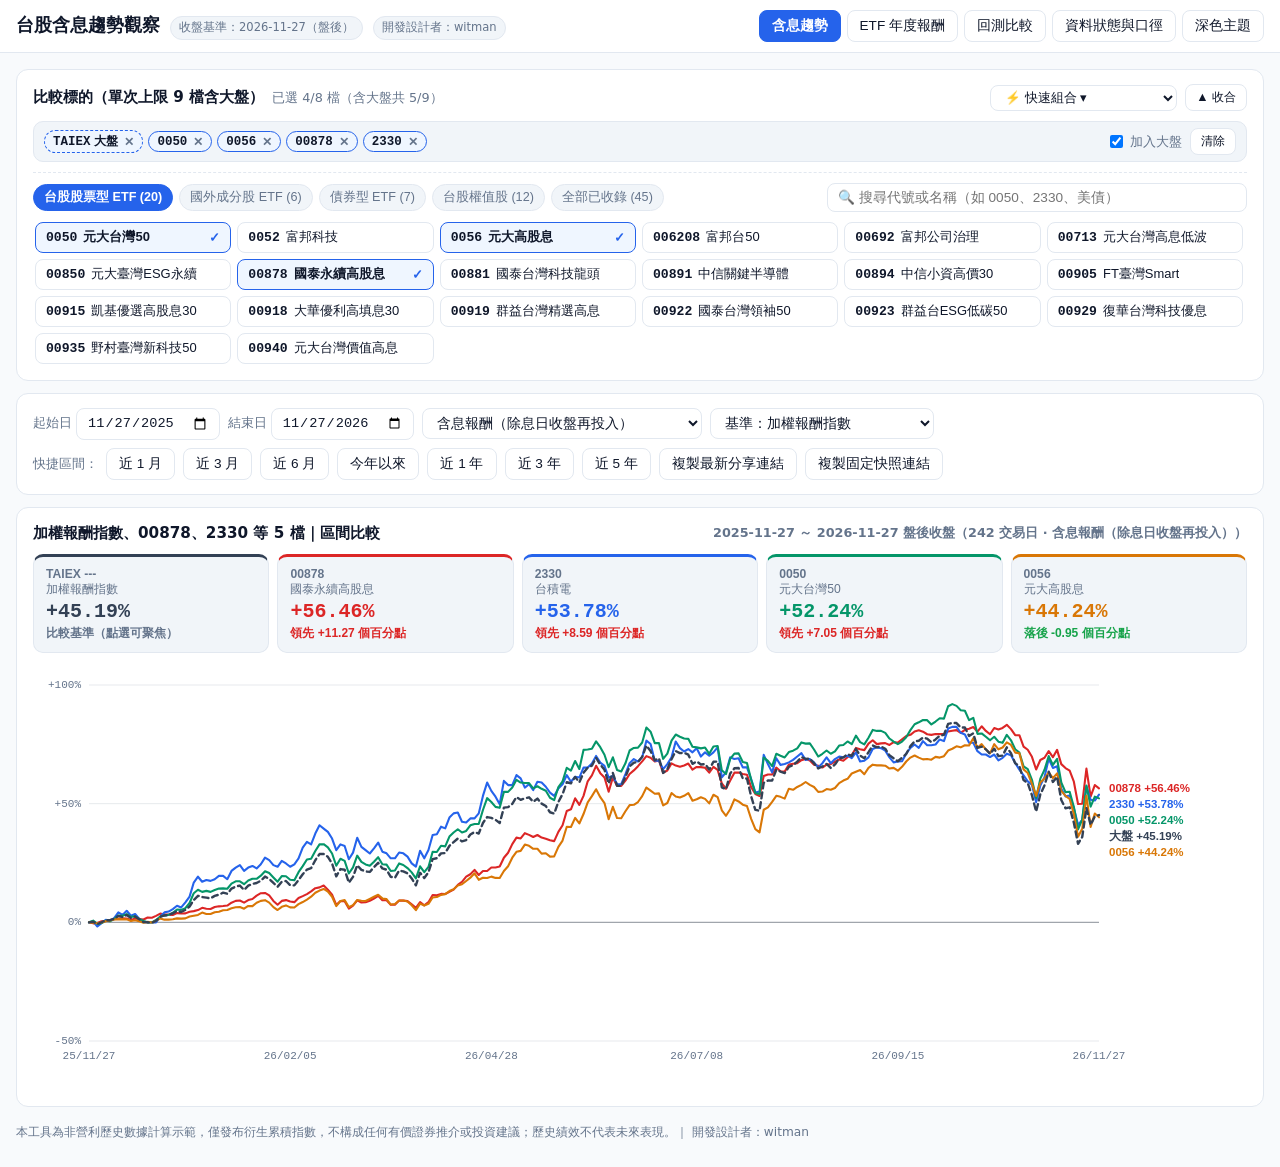
<file: web/index.html>
<!doctype html>
<html lang="zh-Hant" data-theme="light">
<head>
  <meta charset="utf-8">
  <meta name="viewport" content="width=device-width, initial-scale=1">
  <title>台股與 ETF 含息報酬趨勢觀察（Phase 1 試跑版）</title>
  <link rel="stylesheet" href="./styles.css">
</head>
<body>
  <header class="topbar">
    <div class="topbar-inner">
      <div class="brand">
        <h1>台股含息趨勢觀察</h1>
        <span id="data-date-badge" class="badge">資料載入中…</span>
        <span class="badge">開發設計者：witman</span>
      </div>
      <nav class="nav" aria-label="主導覽">
        <button class="btn active" data-tab="trend" type="button">含息趨勢</button>
        <button class="btn" data-tab="etf" type="button">ETF 年度報酬</button>
        <button class="btn" data-tab="backtest" type="button">回測比較</button>
        <button class="btn" data-tab="status" type="button">資料狀態與口徑</button>
        <button id="theme-toggle" class="btn" type="button">深色主題</button>
      </nav>
    </div>
  </header>

  <main class="container">
    <div id="snapshot-banner" class="notice hidden"></div>

    <!-- Tab 1: Return Trend (Option 1: Compact Preset Dropdown + Single-Line Selected Bar + Unified Category Grid) -->
    <section id="tab-trend">
      <div class="panel">
        <div class="panel-title">
          <span class="row">
            <span>比較標的（單次上限 9 檔含大盤）</span>
            <span id="selected-counter" class="muted" style="font-weight:400"></span>
          </span>
          <span class="row">
            <select id="preset-select" class="select select-sm" aria-label="快速套用預設組合">
              <option value="">⚡ 快速組合 ▾</option>
            </select>
            <button id="btn-toggle-drawer" class="btn btn-sm" type="button" aria-expanded="true">▲ 收合</button>
          </span>
        </div>

        <!-- Single-Line Compact Selected Chips Bar + Market Toggle + Clear -->
        <div class="selected-bar selected-bar-inline">
          <div id="selected-chips" class="chips-list"></div>
          <div class="row selected-bar-actions">
            <label class="row muted" style="gap:4px">
              <input id="include-market" type="checkbox" checked> 加入大盤
            </label>
            <button id="btn-clear" class="btn btn-sm" type="button">清除</button>
          </div>
        </div>

        <!-- Unified Category Tabs + Search + Compact Fixed-Height Card Grid -->
        <div id="category-drawer" class="category-drawer">
          <div class="drawer-toolbar">
            <div id="drawer-cat-tabs" class="cat-tabs"></div>
            <div class="search-wrap">
              <input id="ticker-search" class="input search-input" type="search" placeholder="🔍 搜尋代號或名稱（如 0050、2330、美債）" maxlength="30" autocomplete="off">
              <div id="search-dropdown" class="search-dropdown hidden"></div>
            </div>
          </div>
          <div id="ticker-grid" class="ticker-grid-compact"></div>
        </div>
      </div>

      <div class="panel" style="margin-top:12px">
        <div class="row">
          <label class="muted">起始日 <input id="start-date" class="input" type="date"></label>
          <label class="muted">結束日 <input id="end-date" class="input" type="date"></label>
          <select id="calc-mode" class="select">
            <option value="total_return">含息報酬（除息日收盤再投入）</option>
            <option value="price_only">純價差報酬（已調分割／配股／減資）</option>
          </select>
          <select id="benchmark-select" class="select"></select>
        </div>
        <div class="row" style="margin-top:8px">
          <span class="muted">快捷區間：</span>
          <button class="btn" data-range="1m" type="button">近 1 月</button>
          <button class="btn" data-range="3m" type="button">近 3 月</button>
          <button class="btn" data-range="6m" type="button">近 6 月</button>
          <button class="btn" data-range="ytd" type="button">今年以來</button>
          <button class="btn" data-range="1y" type="button">近 1 年</button>
          <button class="btn" data-range="3y" type="button">近 3 年</button>
          <button class="btn" data-range="5y" type="button">近 5 年</button>
          <button id="btn-share-latest" class="btn" type="button">複製最新分享連結</button>
          <button id="btn-share-snap" class="btn" type="button">複製固定快照連結</button>
        </div>
      </div>

      <div class="panel" style="margin-top:12px">
        <div class="panel-title">
          <span id="result-heading">區間累積報酬比較</span>
          <span class="row">
            <span id="result-meta" class="muted"></span>
            <button id="btn-reset-focus" class="btn hidden" type="button">顯示全部曲線</button>
          </span>
        </div>
        <div id="cards-grid" class="cards-grid"></div>
        <div id="chart-banners" class="banner-stack"></div>
        <div class="chart-wrap">
          <canvas id="trend-canvas"></canvas>
          <div id="chart-tooltip" class="tooltip" hidden></div>
        </div>
        <div id="halt-note" class="notice hidden" style="margin-top:10px"></div>
        <div id="excluded-box" style="margin-top:10px"></div>
      </div>
    </section>

    <!-- Tab 2: ETF Calendar Returns -->
    <section id="tab-etf" class="hidden">
      <div class="panel">
        <div class="panel-title">
          <span class="row">
            <span>ETF 曆年度與滾動含息報酬</span>
            <span id="etf-asof-badge" class="muted" style="font-weight:400"></span>
          </span>
          <span class="row">
            <select id="etf-cat-filter" class="select">
              <option value="all">全部 ETF</option>
              <option value="tw_equity">台股股票型</option>
              <option value="foreign_equity">國外成分股</option>
              <option value="bond">債券型</option>
            </select>
            <select id="etf-sort" class="select">
              <option value="1y" selected>近 1 年含息降冪（預設）</option>
              <option value="ytd">今年以來含息降冪</option>
              <option value="wins">勝大盤次數降冪</option>
              <option value="ticker">代號升冪</option>
            </select>
          </span>
        </div>
        <div id="survivorship-notice" class="notice" style="margin-bottom:10px"></div>
        <div id="category-median-bar" class="muted" style="margin-bottom:8px"></div>
        <div class="table-wrap">
          <table id="etf-table"></table>
        </div>
      </div>
    </section>

    <!-- Tab 3: Multi-Ticker Backtest Comparison -->
    <section id="tab-backtest" class="hidden">
      <div class="panel">
        <div class="panel-title">
          <span class="row">
            <span>回測比較標的（獨立選股，可全選多檔排名比較）</span>
            <span id="bt-selected-counter" class="muted"></span>
          </span>
          <span class="row">
            <select id="bt-preset-select" class="select select-sm" aria-label="快速套用回測組合">
              <option value="">⚡ 快速組合 ▾</option>
            </select>
            <button id="bt-select-cat" class="btn btn-sm" type="button">+ 全選本分類</button>
            <button id="bt-sync-trend" class="btn btn-sm" type="button">同步趨勢頁標的</button>
            <button id="bt-toggle-picker" class="btn btn-sm" type="button" aria-expanded="true">▲ 收合選股</button>
          </span>
        </div>

        <div class="selected-bar selected-bar-inline">
          <div id="bt-selected-chips" class="chips-list"></div>
          <div class="row selected-bar-actions">
            <button id="bt-clear" class="btn btn-sm" type="button">清除</button>
          </div>
        </div>

        <div id="bt-picker-drawer" class="category-drawer">
          <div id="bt-cat-tabs" class="cat-tabs"></div>
          <div id="bt-ticker-grid" class="ticker-grid-compact"></div>
        </div>
      </div>

      <div class="panel bt-gap">
        <div class="row">
          <label class="muted">投資方式
            <select id="bt-strategy" class="select">
              <option value="dca" selected>每月固定三次（5、15、25 日）</option>
              <option value="lump">單筆投入</option>
            </select>
          </label>
          <label class="muted">
            <span id="bt-amount-label">每次投入 NT$</span>
            <input id="bt-amount" class="input bt-amount-input" type="number" value="10000" min="1000" step="1000">
            <span id="bt-amount-hint" class="muted">（每月合計 $30,000）</span>
          </label>
          <label class="muted">股息處理
            <select id="bt-drip" class="select">
              <option value="drip" selected>股息再投入（除息日收盤）</option>
              <option value="cash">股息領現金</option>
            </select>
          </label>
        </div>
        <div class="row bt-row-gap">
          <label class="muted">起始日 <input id="bt-start" class="input" type="date"></label>
          <label class="muted">結束日 <input id="bt-end" class="input" type="date"></label>
          <span class="muted">快捷期間：</span>
          <button class="btn" data-bt-range="1y" type="button">近 1 年</button>
          <button class="btn active" data-bt-range="3y" type="button">近 3 年</button>
          <button class="btn" data-bt-range="5y" type="button">近 5 年</button>
        </div>
      </div>

      <div class="panel bt-gap">
        <div class="panel-title">
          <span class="row">
            <span id="bt-heading">比較結果</span>
            <span id="bt-meta" class="muted"></span>
          </span>
          <select id="bt-sort" class="select select-sm" aria-label="回測排序方式">
            <option value="roi" selected>總報酬率降冪（預設）</option>
            <option value="final">期末總值降冪</option>
            <option value="ann">年化報酬降冪</option>
            <option value="div">配息金額降冪</option>
          </select>
        </div>

        <div class="table-wrap">
          <table id="bt-table"></table>
        </div>

        <div id="bt-diff-section" class="bt-diff-box hidden"></div>
        <div id="bt-failed-box" class="bt-failed-box"></div>
        <div class="muted bt-footnote">
          註：本頁採「除息日收盤理論再投入／領現」口徑（與含息趨勢、ETF 年度報酬一致）；定期定額固定每月 5、15、25 日扣款（遇休市順延至次一交易日，最長 14 天），大盤指數不可買賣故不列入回測；年化報酬（單筆 CAGR／定額 XIRR）持有未滿 1 年或無唯一解時顯示「—」；未扣除手續費、交易稅與所得稅，歷史績效不代表未來表現。
        </div>
      </div>
    </section>

    <!-- Tab 4: Status & Methodology -->
    <section id="tab-status" class="hidden">
      <div class="panel">
        <div class="panel-title"><span>資料狀態、來源顯名與計算口徑</span></div>
        <div id="status-body"></div>
      </div>
    </section>
  </main>

  <footer class="footer">
    <div>本工具為非營利歷史數據計算示範，僅發布衍生累積指數，不構成任何有價證券推介或投資建議；歷史績效不代表未來表現。｜ 開發設計者：witman</div>
  </footer>

  <script type="module" src="./js/app.js"></script>
</body>
</html>
</file>
<file: web/styles.css>
:root {
  --bg: #f8fafc;
  --surface: #ffffff;
  --surface-alt: #f1f5f9;
  --border: #e2e8f0;
  --text: #0f172a;
  --muted: #64748b;
  --accent: #2563eb;
  --accent-soft: #eff6ff;
  --profit: #dc2626;
  --loss: #16a34a;
  --warn-bg: #fffbeb;
  --warn-text: #92400e;
  --warn-border: #fde68a;
  --radius: 12px;
}

[data-theme="dark"] {
  --bg: #0b1120;
  --surface: #111827;
  --surface-alt: #1e293b;
  --border: #334155;
  --text: #f8fafc;
  --muted: #94a3b8;
  --accent: #38bdf8;
  --accent-soft: rgba(56, 189, 248, 0.14);
  --profit: #f87171;
  --loss: #4ade80;
  --warn-bg: rgba(245, 158, 11, 0.12);
  --warn-text: #fcd34d;
  --warn-border: rgba(245, 158, 11, 0.35);
}

* { box-sizing: border-box; }
body {
  margin: 0;
  font-family: system-ui, -apple-system, "PingFang TC", "Microsoft JhengHei", sans-serif;
  background: var(--bg);
  color: var(--text);
  line-height: 1.5;
}

.topbar {
  position: sticky;
  top: 0;
  z-index: 20;
  background: var(--surface);
  border-bottom: 1px solid var(--border);
  padding: 10px 16px;
}
.topbar-inner {
  max-width: 1480px;
  margin: 0 auto;
  display: flex;
  flex-wrap: wrap;
  align-items: center;
  justify-content: space-between;
  gap: 10px;
}
.brand {
  display: flex;
  align-items: baseline;
  gap: 10px;
}
.brand h1 {
  margin: 0;
  font-size: 1.1rem;
  font-weight: 800;
}
.badge {
  font-size: 0.72rem;
  padding: 2px 8px;
  border-radius: 999px;
  background: var(--surface-alt);
  color: var(--muted);
  border: 1px solid var(--border);
}
.nav {
  display: flex;
  flex-wrap: wrap;
  gap: 6px;
  align-items: center;
}
.btn {
  appearance: none;
  border: 1px solid var(--border);
  background: var(--surface);
  color: var(--text);
  padding: 6px 12px;
  border-radius: 8px;
  font-size: 0.85rem;
  cursor: pointer;
  white-space: nowrap;
}
.btn:hover { background: var(--surface-alt); }
.btn.active, .btn.primary {
  background: var(--accent);
  border-color: var(--accent);
  color: #ffffff;
  font-weight: 600;
}
[data-theme="dark"] .btn.active, [data-theme="dark"] .btn.primary {
  color: #0b1120;
}

.container {
  max-width: 1480px;
  margin: 0 auto;
  padding: 16px;
  display: flex;
  flex-direction: column;
  gap: 14px;
}
.panel {
  background: var(--surface);
  border: 1px solid var(--border);
  border-radius: var(--radius);
  padding: 14px 16px;
}
.panel-title {
  margin: 0 0 10px;
  font-size: 0.95rem;
  font-weight: 700;
  display: flex;
  flex-wrap: wrap;
  align-items: center;
  justify-content: space-between;
  gap: 8px;
}

.row {
  display: flex;
  flex-wrap: wrap;
  gap: 8px;
  align-items: center;
}
.input, .select {
  border: 1px solid var(--border);
  background: var(--surface);
  color: var(--text);
  padding: 6px 10px;
  border-radius: 8px;
  font-size: 0.85rem;
}

/* Option 1: Single-Line Compact Selected Chips Bar */
.selected-bar {
  background: var(--surface-alt);
  border: 1px solid var(--border);
  border-radius: 10px;
  padding: 6px 10px;
}
.selected-bar-inline {
  display: flex;
  flex-wrap: wrap;
  align-items: center;
  justify-content: space-between;
  gap: 8px;
}
.selected-bar-actions {
  flex-shrink: 0;
  gap: 8px;
}
.select-sm {
  padding: 4px 10px;
  font-size: 0.79rem;
}
.chips-list {
  display: flex;
  flex-wrap: wrap;
  gap: 5px;
  align-items: center;
  min-width: 0;
}
.sel-pill {
  display: inline-flex;
  align-items: center;
  gap: 4px;
  padding: 2px 8px;
  border-radius: 999px;
  border: 1px solid var(--accent);
  background: var(--accent-soft);
  color: var(--text);
  font-size: 0.78rem;
  font-weight: 600;
  cursor: pointer;
}
.sel-pill code {
  font-family: ui-monospace, monospace;
  font-weight: 700;
}
.sel-pill .pill-x {
  color: var(--muted);
  font-weight: 700;
  margin-left: 2px;
}
.sel-pill:hover {
  opacity: 0.86;
}
.sel-pill.market-pill {
  border-style: dashed;
}

/* Search Dropdown */
.search-wrap {
  position: relative;
  flex: 1 1 260px;
  max-width: 420px;
}
.search-input {
  width: 100%;
}
.search-dropdown {
  position: absolute;
  top: calc(100% + 4px);
  left: 0;
  right: 0;
  z-index: 35;
  background: var(--surface);
  border: 1px solid var(--border);
  border-radius: 10px;
  box-shadow: 0 12px 28px rgba(15, 23, 42, 0.18);
  max-height: 260px;
  overflow-y: auto;
  padding: 4px;
}
.search-item {
  width: 100%;
  display: flex;
  align-items: center;
  justify-content: space-between;
  gap: 8px;
  padding: 7px 10px;
  border: none;
  background: transparent;
  color: var(--text);
  border-radius: 7px;
  cursor: pointer;
  text-align: left;
  font-size: 0.83rem;
}
.search-item:hover {
  background: var(--surface-alt);
}
.search-item.selected {
  background: var(--accent-soft);
}

/* Layout B+: Visible Category Tabs + Fixed-Height Compact Card Grid */
.btn-sm {
  padding: 4px 10px;
  font-size: 0.78rem;
}
.category-drawer {
  margin-top: 10px;
  padding-top: 10px;
  border-top: 1px dashed var(--border);
}
.drawer-toolbar {
  display: flex;
  flex-wrap: wrap;
  align-items: center;
  justify-content: space-between;
  gap: 8px;
  margin-bottom: 8px;
}
.cat-tabs {
  display: flex;
  flex-wrap: wrap;
  gap: 6px;
}
.cat-tab {
  appearance: none;
  border: 1px solid var(--border);
  background: var(--surface-alt);
  color: var(--muted);
  padding: 4px 10px;
  border-radius: 999px;
  font-size: 0.79rem;
  cursor: pointer;
}
.cat-tab.active {
  background: var(--accent);
  border-color: var(--accent);
  color: #ffffff;
  font-weight: 600;
}
[data-theme="dark"] .cat-tab.active {
  color: #0b1120;
}
.ticker-grid-compact {
  display: grid;
  grid-template-columns: repeat(auto-fill, minmax(176px, 1fr));
  gap: 6px;
  max-height: 164px;
  overflow-y: auto;
  padding: 2px 4px 2px 2px;
}
.ticker-chip {
  display: flex;
  align-items: center;
  justify-content: space-between;
  gap: 6px;
  padding: 6px 10px;
  border-radius: 8px;
  border: 1px solid var(--border);
  background: var(--surface);
  color: var(--text);
  cursor: pointer;
  font-size: 0.81rem;
  text-align: left;
  min-width: 0;
}
.ticker-chip:hover {
  background: var(--surface-alt);
}
.ticker-chip.selected {
  border-color: var(--accent);
  background: var(--accent-soft);
  font-weight: 600;
}
.ticker-chip .tc-main {
  display: flex;
  align-items: baseline;
  gap: 6px;
  min-width: 0;
  overflow: hidden;
}
.ticker-chip strong {
  font-family: ui-monospace, monospace;
  font-size: 0.82rem;
  flex-shrink: 0;
}
.ticker-chip .tc-name {
  overflow: hidden;
  text-overflow: ellipsis;
  white-space: nowrap;
}
.ticker-chip .tc-check {
  color: var(--accent);
  font-weight: 700;
  flex-shrink: 0;
}

/* Prominent Top Action Banners (above chart) */
.banner-stack {
  display: flex;
  flex-direction: column;
  gap: 8px;
  margin-bottom: 10px;
}
.banner-stack:empty {
  display: none;
}
.banner {
  display: flex;
  flex-wrap: wrap;
  align-items: center;
  justify-content: space-between;
  gap: 8px 12px;
  padding: 9px 12px;
  border-radius: 9px;
  font-size: 0.83rem;
  border: 1px solid var(--border);
}
.banner-warn {
  background: #fffbeb;
  border-color: #f59e0b;
  color: #92400e;
}
[data-theme="dark"] .banner-warn {
  background: rgba(245, 158, 11, 0.14);
  border-color: #d97706;
  color: #fde68a;
}
.banner-info {
  background: #eff6ff;
  border-color: #3b82f6;
  color: #1e40af;
}
[data-theme="dark"] .banner-info {
  background: rgba(59, 130, 246, 0.15);
  border-color: #38bdf8;
  color: #bae6fd;
}
.banner-actions {
  display: flex;
  flex-wrap: wrap;
  gap: 6px;
  align-items: center;
}
.sc-badge {
  display: inline-block;
  margin-top: 4px;
  font-size: 0.72rem;
  color: var(--muted);
  background: var(--surface);
  border: 1px solid var(--border);
  border-radius: 999px;
  padding: 1px 7px;
}

.cards-grid {
  display: grid;
  grid-template-columns: repeat(auto-fit, minmax(150px, 1fr));
  gap: 8px;
  margin-bottom: 12px;
}
.stat-card {
  border: 1px solid var(--border);
  border-top-width: 3px;
  background: var(--surface-alt);
  border-radius: 10px;
  padding: 10px 12px;
  text-align: left;
  cursor: pointer;
  min-width: 0;
  color: var(--text);
  transition: opacity 0.15s ease, transform 0.15s ease;
}
.stat-card.dimmed { opacity: 0.42; }
.stat-card.focused { box-shadow: 0 0 0 2px var(--accent); }
.stat-card .sc-code { font-size: 0.76rem; font-weight: 700; color: var(--muted); }
.stat-card .sc-name { font-size: 0.76rem; color: var(--muted); overflow: hidden; text-overflow: ellipsis; white-space: nowrap; }
.stat-card .sc-val { font-size: 1.25rem; font-weight: 800; font-family: ui-monospace, monospace; margin: 2px 0; }
.stat-card .sc-diff { font-size: 0.75rem; font-weight: 600; }
.sc-diff.up { color: var(--profit); }
.sc-diff.down { color: var(--loss); }
.sc-diff.flat { color: var(--muted); }

.chart-wrap {
  position: relative;
  width: 100%;
  overflow: hidden;
}
.tooltip {
  position: absolute;
  top: 12px;
  pointer-events: none;
  background: var(--surface);
  border: 1px solid var(--border);
  border-radius: 8px;
  padding: 8px 10px;
  min-width: 185px;
  box-shadow: 0 8px 24px rgba(15, 23, 42, 0.16);
  font-size: 0.78rem;
}
.tt-date { font-weight: 700; margin-bottom: 4px; font-family: ui-monospace, monospace; }
.tt-row { display: flex; align-items: center; gap: 6px; justify-content: space-between; margin: 2px 0; }
.tt-dot { width: 8px; height: 8px; border-radius: 50%; flex: 0 0 8px; }
.tt-name { flex: 1; color: var(--muted); overflow: hidden; text-overflow: ellipsis; white-space: nowrap; }
.tt-val { font-family: ui-monospace, monospace; font-weight: 700; }

.notice {
  background: var(--warn-bg);
  color: var(--warn-text);
  border: 1px solid var(--warn-border);
  border-radius: 8px;
  padding: 8px 12px;
  font-size: 0.8rem;
}
.muted { color: var(--muted); font-size: 0.8rem; }

.table-wrap {
  overflow-x: auto;
  width: 100%;
}
table {
  width: 100%;
  border-collapse: collapse;
  font-size: 0.84rem;
}
th, td {
  padding: 7px 8px;
  border-bottom: 1px solid var(--border);
  text-align: right;
  white-space: nowrap;
  font-size: 0.82rem;
}
th:nth-child(1), td:nth-child(1) { text-align: center; width: 48px; }
th:nth-child(2), td:nth-child(2), th:nth-child(3), td:nth-child(3) { text-align: left; }
th { color: var(--muted); font-weight: 600; background: var(--surface-alt); }
.num-pos { color: var(--profit); font-weight: 600; font-family: ui-monospace, monospace; }
.num-neg { color: var(--loss); font-weight: 600; font-family: ui-monospace, monospace; }
.num-flat { color: var(--muted); font-family: ui-monospace, monospace; }
.rank-cell {
  font-family: ui-monospace, monospace;
  font-weight: 700;
  color: var(--muted);
}
.bench-pill {
  display: inline-block;
  padding: 1px 7px;
  border-radius: 999px;
  font-size: 0.72rem;
  font-weight: 800;
  background: #f59e0b;
  color: #ffffff;
}
tr.row-benchmark td {
  background: #fef3c7;
  color: #78350f;
  font-weight: 700;
  border-top: 2px solid #f59e0b;
  border-bottom: 2px solid #f59e0b;
}
tr.row-benchmark td:first-child {
  border-left: 4px solid #d97706;
}
tr.row-benchmark .muted {
  color: #92400e;
}
[data-theme="dark"] tr.row-benchmark td {
  background: rgba(245, 158, 11, 0.22);
  color: #fef3c7;
  border-top-color: #fbbf24;
  border-bottom-color: #fbbf24;
}
[data-theme="dark"] tr.row-benchmark td:first-child {
  border-left-color: #fbbf24;
}
[data-theme="dark"] tr.row-benchmark .muted {
  color: #fde68a;
}
[data-theme="dark"] .bench-pill {
  background: #fbbf24;
  color: #0b1120;
}

.footer {
  max-width: 1480px;
  margin: 0 auto 24px;
  padding: 0 16px;
  font-size: 0.76rem;
  color: var(--muted);
}

/* Backtest Comparison Tab */
.bt-gap { margin-top: 12px; }
.bt-row-gap { margin-top: 8px; }
.bt-amount-input {
  width: 112px;
  font-family: ui-monospace, monospace;
  font-weight: 600;
}
tr.bt-detail-row td {
  background: var(--surface-alt);
  text-align: left;
  white-space: normal;
  padding: 12px 14px;
}
.bt-detail-grid {
  display: grid;
  grid-template-columns: repeat(auto-fit, minmax(210px, 1fr));
  gap: 8px;
}
.bt-detail-card {
  background: var(--surface);
  border: 1px solid var(--border);
  border-radius: 8px;
  padding: 8px 10px;
}
.bt-detail-label {
  font-size: 0.74rem;
  color: var(--muted);
}
.bt-detail-val {
  font-size: 0.84rem;
  font-weight: 700;
  font-family: ui-monospace, monospace;
  margin-top: 2px;
}
.bt-yearly-line {
  margin-top: 8px;
  font-size: 0.78rem;
  color: var(--muted);
  font-family: ui-monospace, monospace;
}
.bt-diff-box {
  margin-top: 14px;
  padding-top: 12px;
  border-top: 1px dashed var(--border);
  display: flex;
  flex-direction: column;
  gap: 8px;
}
.bt-diff-head {
  display: flex;
  flex-wrap: wrap;
  align-items: center;
  justify-content: space-between;
  gap: 8px;
}
.bt-diff-item {
  display: flex;
  flex-wrap: wrap;
  align-items: center;
  justify-content: space-between;
  gap: 8px;
  padding: 8px 12px;
  border-radius: 8px;
  border: 1px solid var(--border);
  background: var(--surface-alt);
  font-size: 0.82rem;
}
.bt-failed-box {
  margin-top: 10px;
}
.bt-failed-box:empty {
  display: none;
}
.bt-footnote {
  margin-top: 12px;
  line-height: 1.55;
}

.hidden { display: none !important; }
</file>
